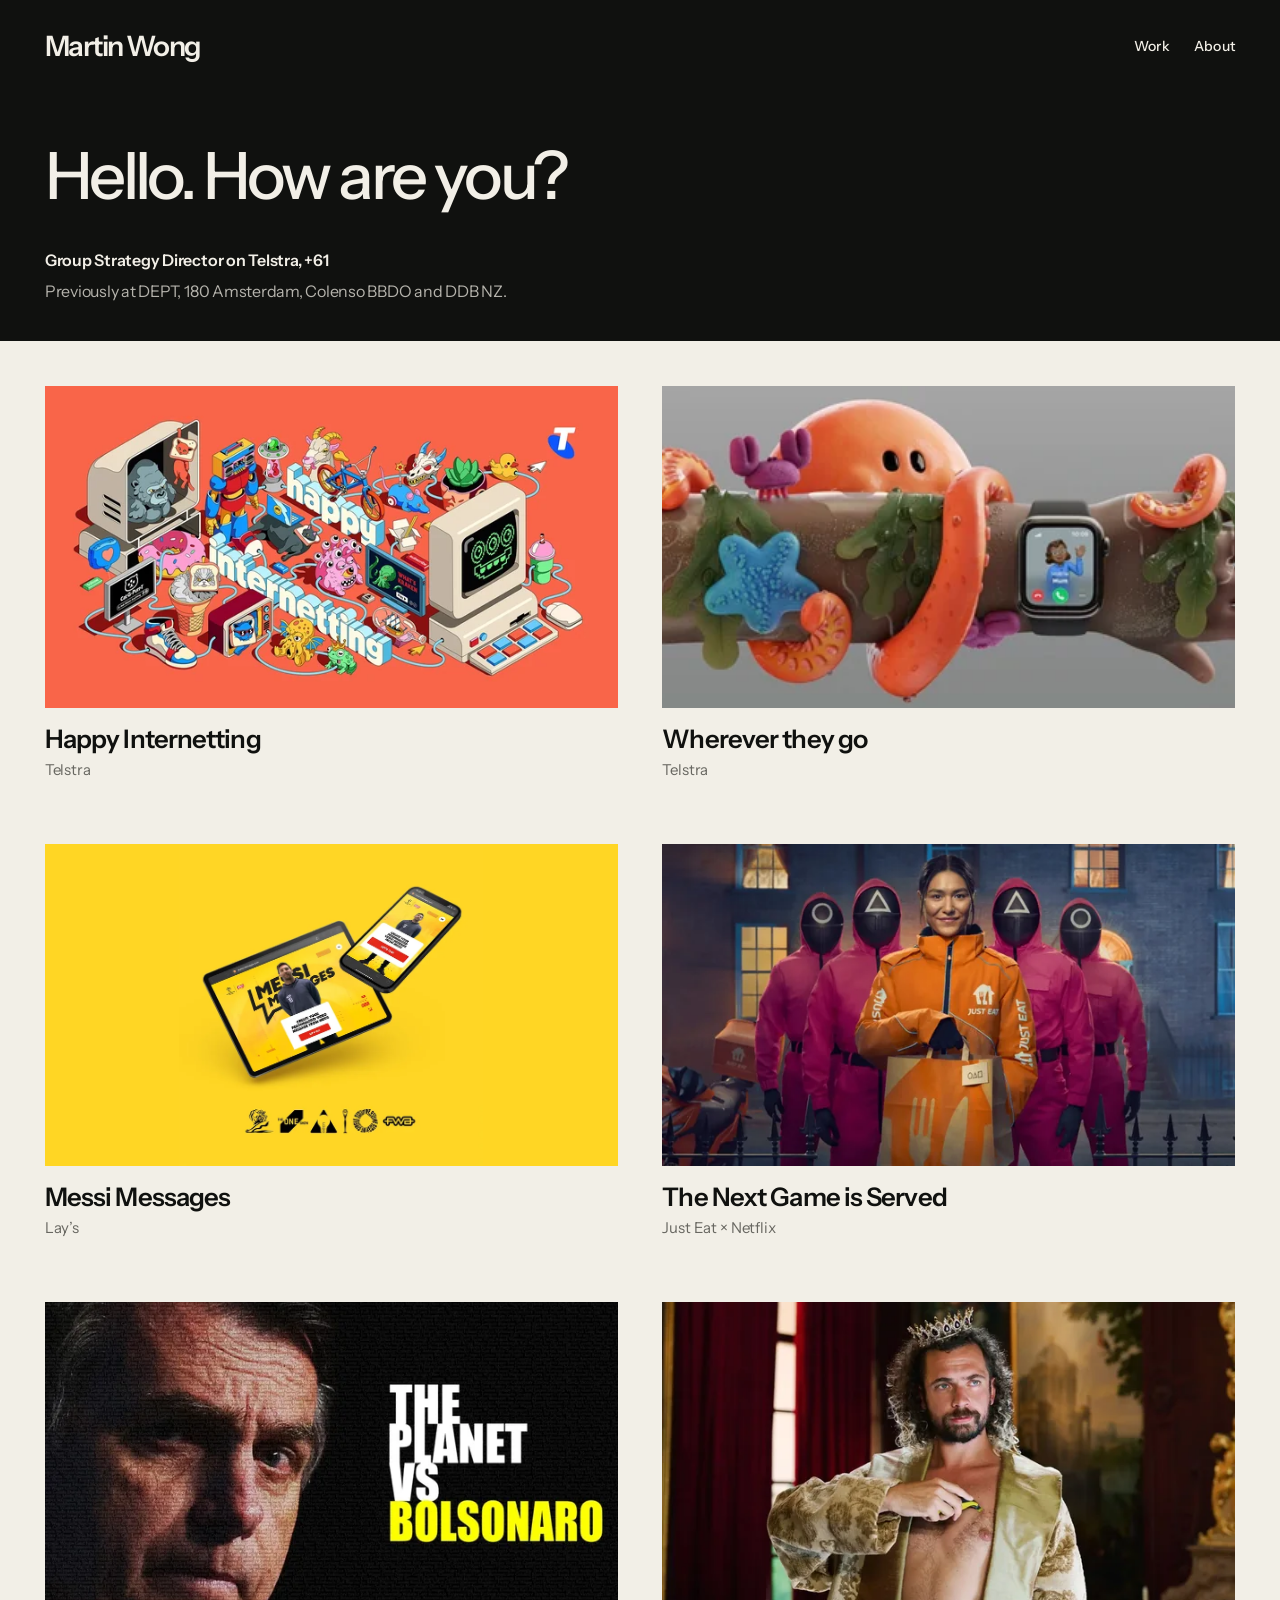
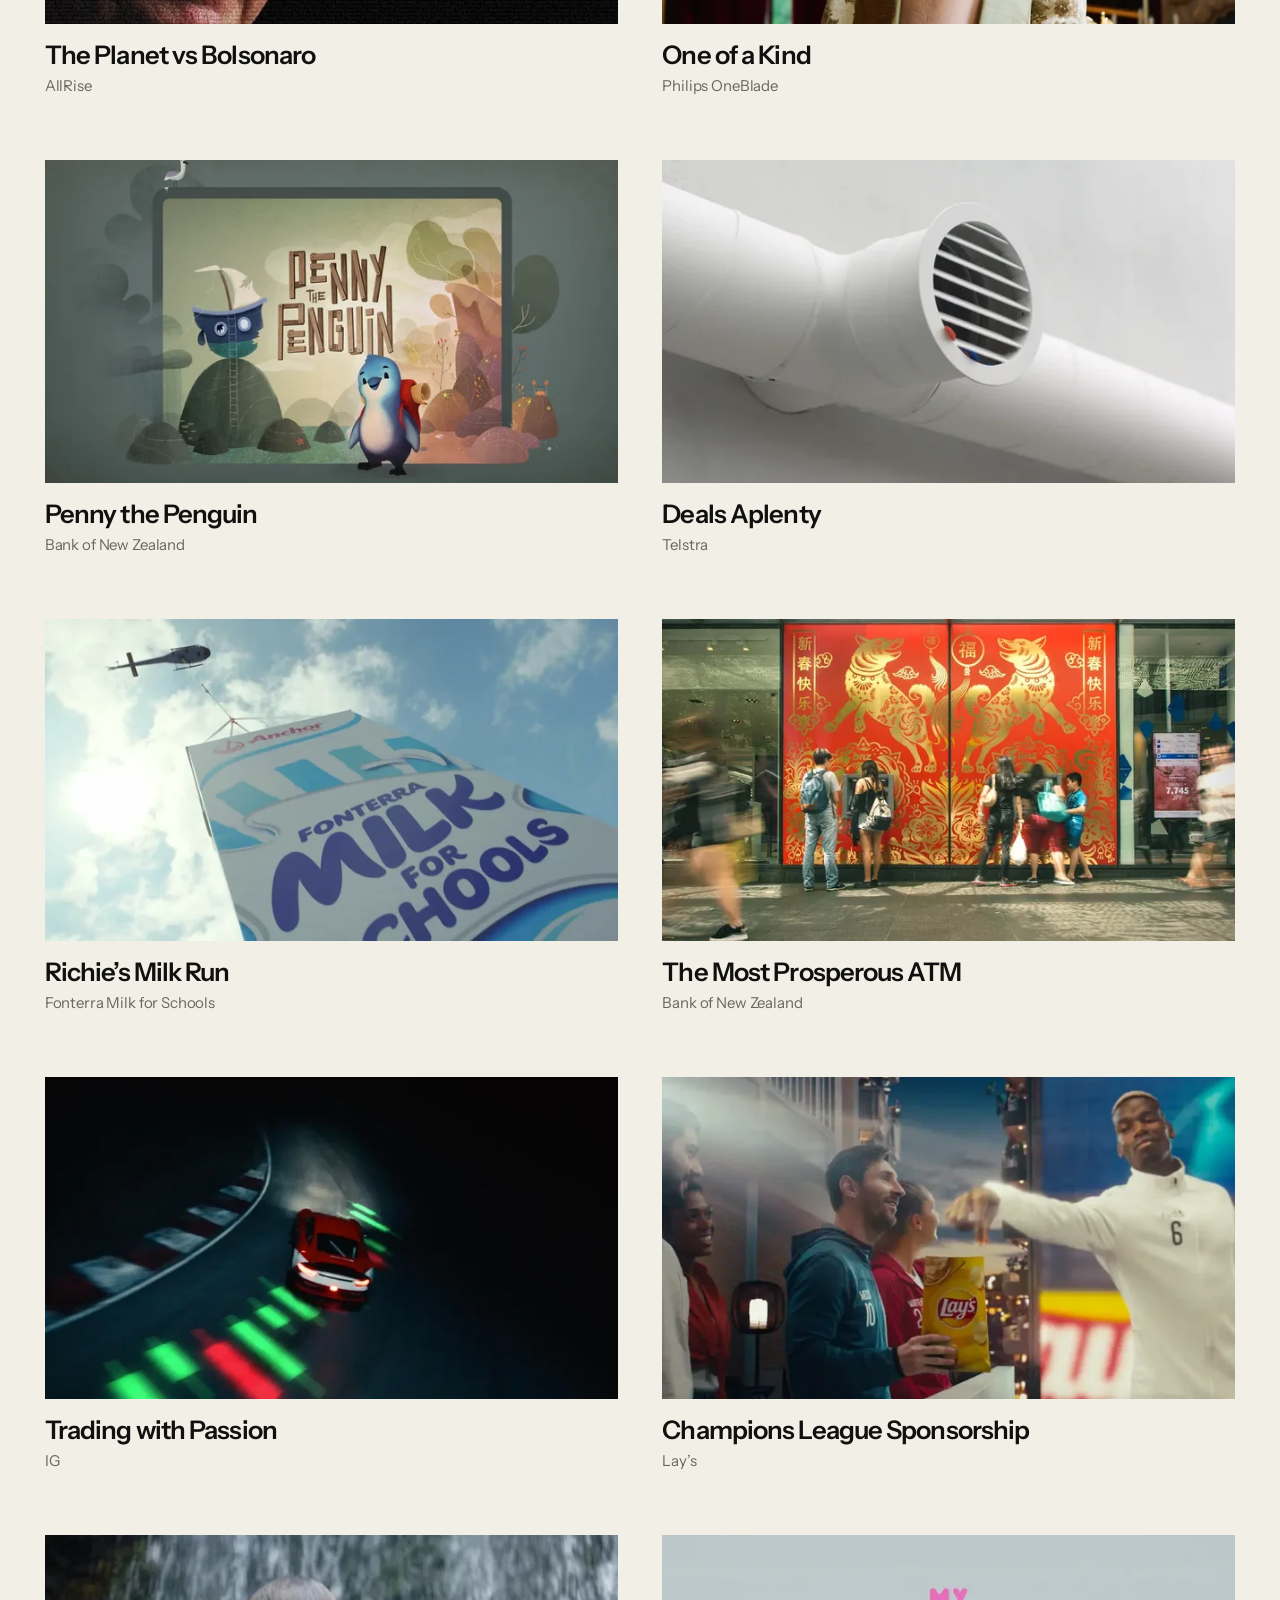
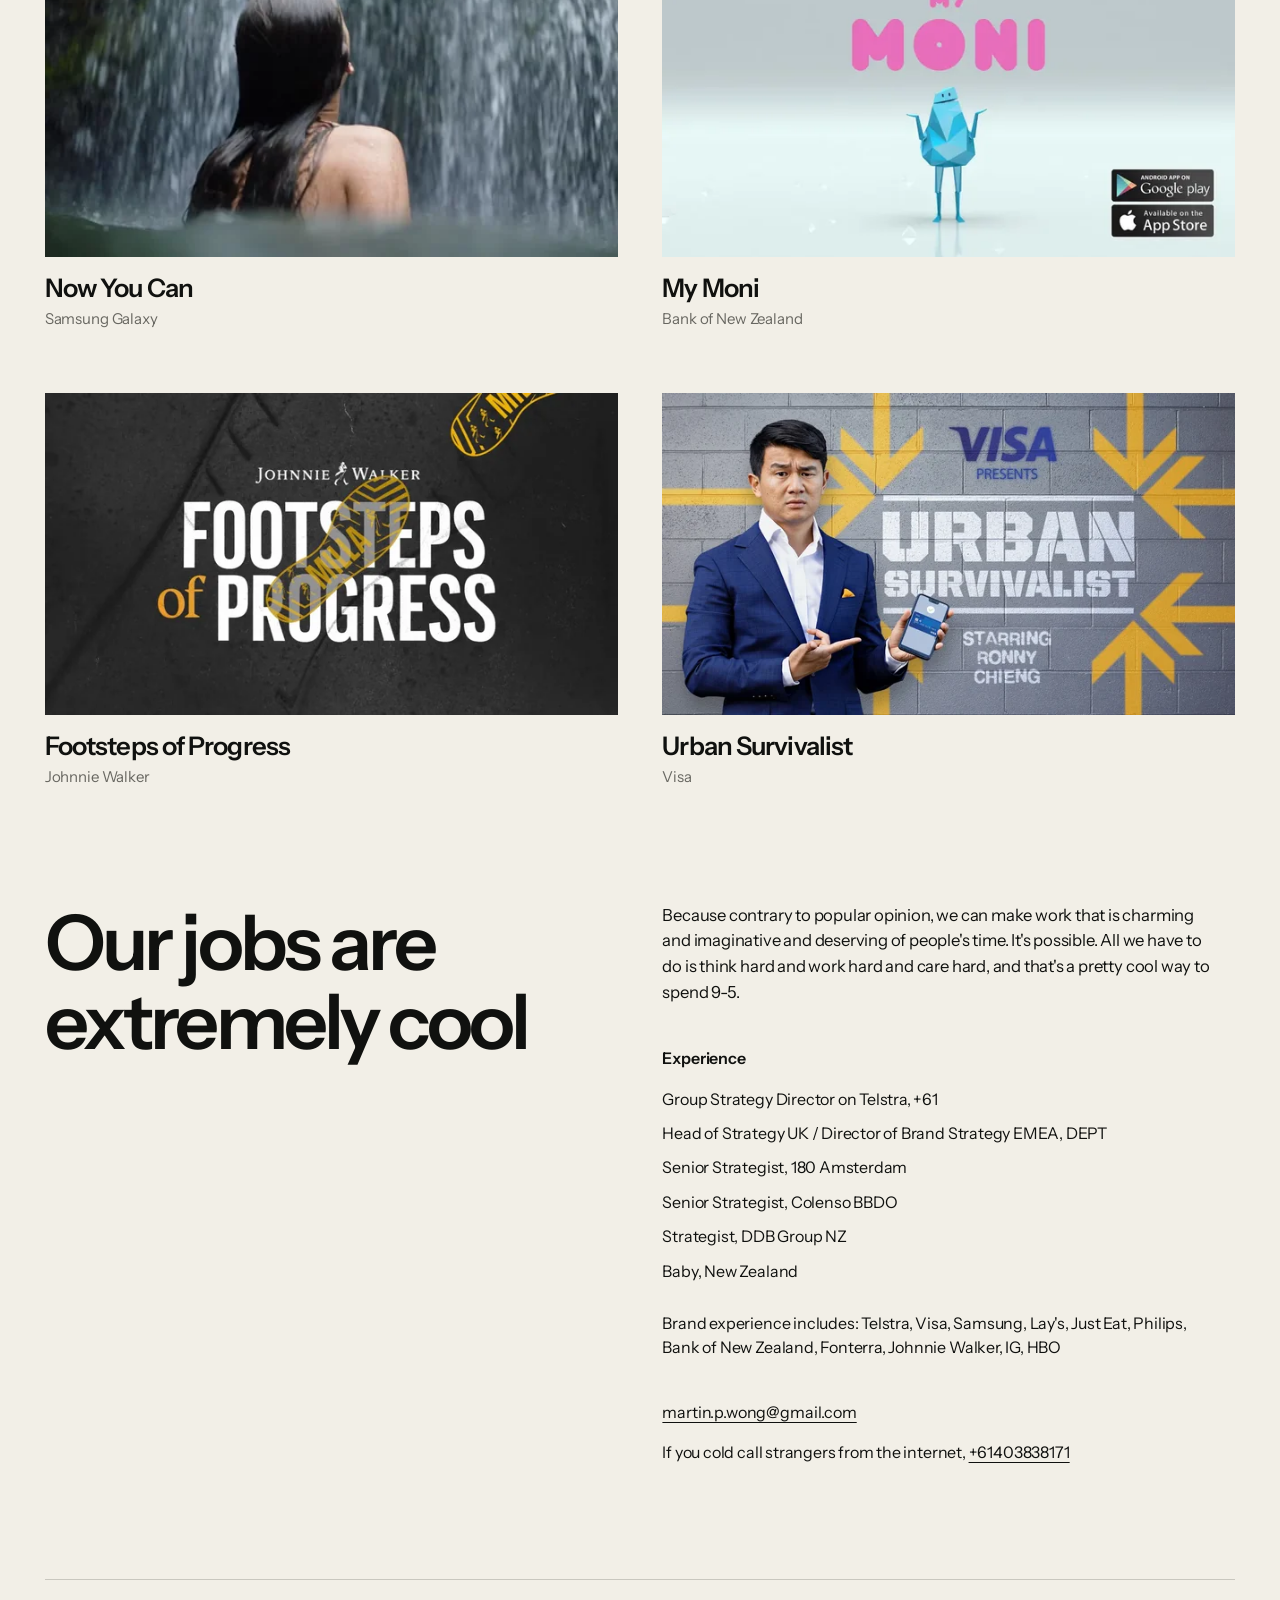
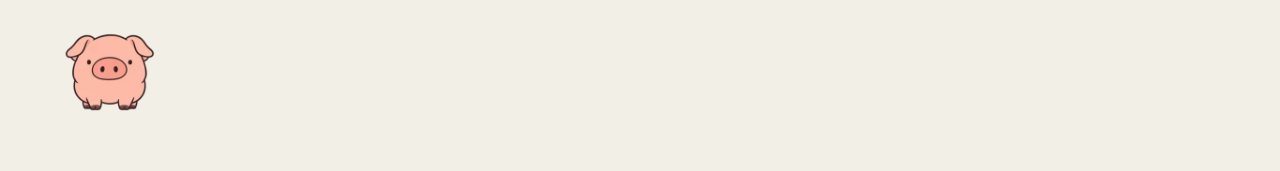
<file: index.html>
<!doctype html><html lang="en"><head><meta charset="utf-8"><meta name="viewport" content="width=device-width,initial-scale=1"><meta name="description" content="Selected work by Martin Wong, Group Strategy Director at +61 Sydney."><title>Martin Wong — Strategy</title><link rel="icon" href="assets/favicon.svg" type="image/svg+xml"><link rel="preconnect" href="https://fonts.googleapis.com"><link rel="preconnect" href="https://fonts.gstatic.com" crossorigin><link href="https://fonts.googleapis.com/css2?family=Instrument+Sans:wght@400;500;600&amp;display=swap" rel="stylesheet"><link rel="stylesheet" href="styles.css"><script src="data.js" defer></script><script src="site.js" defer></script></head>
<body><header class="site-header"><a class="wordmark" href="index.html">Martin Wong</a><nav class="site-nav" aria-label="Primary"><a href="#work">Work</a><a href="#about">About</a></nav></header>
<main><section class="cv-intro" aria-labelledby="intro-title">
  <div class="intro-heading"><h1 class="sr-only" id="intro-title">Martin Wong</h1><p>Hello. How are you?</p></div>
  <div class="career-summary">
    <p class="current-role">Group Strategy Director on Telstra, +61</p>
    <p class="previous-role">Previously at DEPT, 180 Amsterdam, Colenso BBDO and DDB NZ.</p>
  </div>
</section>
<section id="work" aria-label="Selected work"><div class="work-grid" data-project-grid></div></section>
<section class="about" id="about"><h2>Our jobs are extremely cool</h2><div class="about-copy"><p>Because contrary to popular opinion, we can make work that is charming and imaginative and deserving of people's time. It's possible. All we have to do is think hard and work hard and care hard, and that's a pretty cool way to spend 9-5.</p><div class="experience"><h3>Experience</h3><ul><li>Group Strategy Director on Telstra, +61</li><li>Head of Strategy UK / Director of Brand Strategy EMEA, DEPT</li><li>Senior Strategist, 180 Amsterdam</li><li>Senior Strategist, Colenso BBDO</li><li>Strategist, DDB Group NZ</li><li>Baby, New Zealand</li></ul><p class="brand-experience">Brand experience includes: Telstra, Visa, Samsung, Lay's, Just Eat, Philips, Bank of New Zealand, Fonterra, Johnnie Walker, IG, HBO</p></div><div class="contact-details"><a class="text-link" href="mailto:martin.p.wong@gmail.com">martin.p.wong@gmail.com</a><p>If you cold call strangers from the internet, <a class="text-link" href="tel:+61403838171">+61403838171</a></p></div></div></section></main>
<footer class="site-footer"><button class="pig-button" type="button" aria-label="Make the little pig hop"><span class="pig-character"><span class="pig-sprite"><img src="assets/pig-playful.webp" width="512" height="256" loading="lazy" decoding="async" alt=""></span></span></button><span class="pig-note" role="status" aria-live="polite"></span></footer></body></html>
</file>
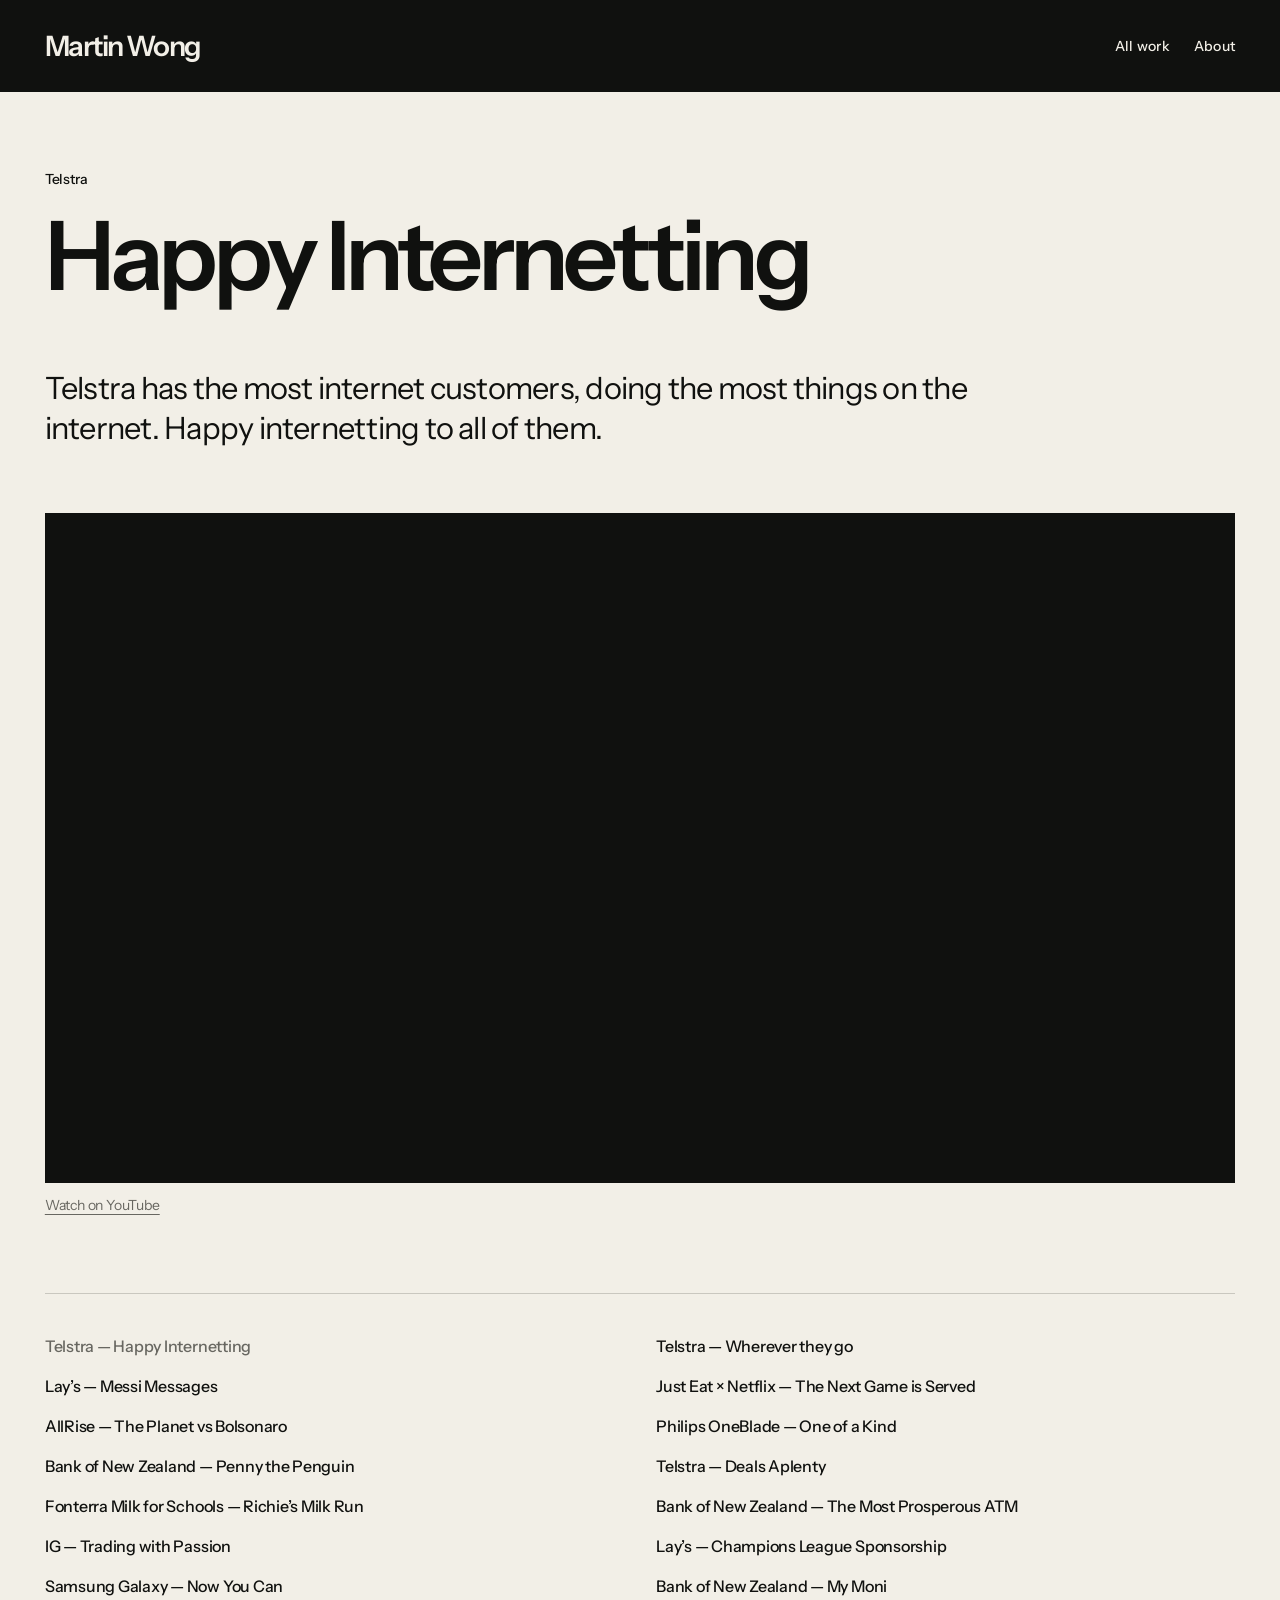
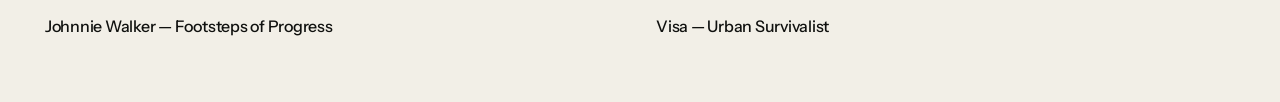
<file: project.html>
<!doctype html><html lang="en"><head><meta charset="utf-8"><meta name="viewport" content="width=device-width,initial-scale=1"><meta name="description" content="Campaign work by Martin Wong, Group Strategy Director."><title>Selected work — Martin Wong</title><link rel="icon" href="assets/favicon.svg" type="image/svg+xml"><link rel="preconnect" href="https://fonts.googleapis.com"><link rel="preconnect" href="https://fonts.gstatic.com" crossorigin><link href="https://fonts.googleapis.com/css2?family=Instrument+Sans:wght@400;500;600&amp;display=swap" rel="stylesheet"><link rel="stylesheet" href="styles.css"><script src="data.js" defer></script><script src="project.js" defer></script></head>
<body class="project-page"><header class="site-header"><a class="wordmark" href="index.html">Martin Wong</a><nav class="site-nav" aria-label="Primary"><a href="index.html#work">All work</a><a href="index.html#about">About</a></nav></header>
<main><section class="project-hero"><div class="brand-line"><span data-project-brand></span></div><h1 data-project-title></h1></section>
<section class="case-lead"><blockquote data-project-statement></blockquote><div class="case-copy"><p data-project-description></p></div></section>
<section class="film-section" data-films aria-label="Campaign films"></section></main><footer class="case-footer"><nav aria-label="All campaigns"><ul class="case-list" data-case-list></ul></nav></footer></body></html>
</file>
<file: styles.css>
:root{--paper:#f2efe7;--ink:#10110f;--muted:#686761;--coral:#ff513c;--line:rgba(16,17,15,.18);--gutter:clamp(1.25rem,3.5vw,4rem);--gap:clamp(1.5rem,3.5vw,4rem);--sans:"Instrument Sans","Helvetica Neue",Arial,sans-serif;--display:var(--sans)}
*{box-sizing:border-box}html{scroll-behavior:smooth}body{margin:0;background:var(--paper);color:var(--ink);font-family:var(--sans);font-size:16px;line-height:1.5;letter-spacing:-.012em}a{color:inherit}img{display:block;max-width:100%}button,a{-webkit-tap-highlight-color:transparent}a:focus-visible,button:focus-visible{outline:2px solid var(--coral);outline-offset:5px}
.sr-only{position:absolute!important;width:1px!important;height:1px!important;padding:0!important;margin:-1px!important;overflow:hidden!important;clip:rect(0,0,0,0)!important;white-space:nowrap!important;border:0!important}
.site-header{display:flex;align-items:center;justify-content:space-between;gap:1.5rem;padding:1.5rem var(--gutter);background:var(--ink);color:var(--paper)}
.wordmark{font-size:clamp(1.55rem,2.2vw,2.05rem);font-weight:600;letter-spacing:-.055em;line-height:1.1;text-decoration:none}
.site-nav{display:flex;gap:1.5rem;flex-shrink:0}.site-nav a{display:inline-flex;align-items:center;min-height:44px;font-size:.875rem;font-weight:500;letter-spacing:.02em;text-decoration:none}
.cv-intro{padding:clamp(2rem,4vw,4rem) var(--gutter) clamp(2rem,3vw,3rem);background:var(--ink);color:var(--paper)}
.intro-heading{margin:0 0 clamp(1.75rem,3vw,3rem)}.intro-heading p{margin:0;max-width:25ch;font-size:clamp(2.25rem,5.1vw,5.6rem);font-weight:500;line-height:1.02;letter-spacing:-.055em;text-wrap:balance}
.career-summary{display:grid;gap:.4rem;max-width:48rem}.career-summary p{margin:0;font-size:1rem;line-height:1.5;letter-spacing:-.015em}.current-role{font-weight:600}.previous-role{color:#b5b3ac}
.work-grid{display:grid;grid-template-columns:repeat(2,minmax(0,1fr));column-gap:var(--gap);row-gap:clamp(3rem,5vw,5rem);padding:clamp(1.5rem,3.5vw,4rem) var(--gutter) 0}
.project-card{display:block;min-width:0;color:var(--ink);text-decoration:none}
.project-visual{position:relative;overflow:hidden;aspect-ratio:16/9;background:#ddd}.project-visual img{width:100%;height:100%;object-fit:cover}
.project-visual.artwork-contained{background:#ffd624}.project-visual.artwork-contained img{object-fit:contain}
.project-meta{padding:1rem 0 0}.project-meta h2{margin:0;font-size:clamp(1.4rem,2vw,2rem);font-weight:600;line-height:1.15;letter-spacing:-.035em;transition:color 180ms ease}.project-meta p{margin:.35rem 0 0;color:var(--muted);font-size:.9375rem;line-height:1.4;letter-spacing:-.01em}
.project-letter{position:absolute;inset:0;display:grid;place-items:center;padding:2rem;font-size:clamp(2rem,5vw,5rem);font-weight:600;line-height:1.05;letter-spacing:-.04em;text-align:center}.project-index{position:absolute;top:1rem;left:1rem;font-size:.875rem}
.palette-ink{background:#10110f;color:#f2efe7}.palette-blue{background:#1d4fff;color:#fff}.palette-milk{background:#f8f5ea;color:#00579e}.palette-yellow{background:#ffd333;color:#10110f}.palette-red,.palette-coral{background:var(--coral)}
.about{display:grid;grid-template-columns:1fr 1fr;gap:var(--gap);padding:clamp(5rem,9vw,9rem) var(--gutter)}.about h2{margin:0;max-width:18ch;font-size:clamp(2.75rem,6vw,6rem);font-weight:600;line-height:1.03;letter-spacing:-.05em;text-wrap:balance}.about-copy{max-width:35rem;font-size:clamp(1rem,1.3vw,1.2rem);line-height:1.55}.about-copy p{margin:0 0 1.3rem}.text-link{display:inline-block;font-size:1rem;letter-spacing:-.01em;text-underline-offset:.25em;overflow-wrap:anywhere}
.experience{margin:2.5rem 0}.experience h3{margin:0 0 1rem;font-size:1rem;font-weight:600;letter-spacing:-.01em}.experience ul{list-style:none;margin:0;padding:0}.experience li{margin:0 0 .65rem;font-size:1rem;line-height:1.5}.contact-details{font-size:1rem;line-height:1.5}.contact-details p{margin:1rem 0 0}
.site-footer{position:relative;min-height:12rem;overflow:hidden;display:flex;align-items:flex-start;justify-content:space-between;gap:1rem;margin:0 var(--gutter);padding:1.75rem 0;border-top:1px solid var(--line);font-size:.875rem;letter-spacing:0}
.pig-button{position:absolute;left:0;top:1.75rem;width:120px;height:120px;border:0;border-radius:50%;padding:0;background:transparent;cursor:pointer;touch-action:manipulation;transform:translateY(100%);transition:transform 850ms cubic-bezier(.22,1,.36,1)}
.site-footer.is-visible .pig-button,.pig-button:focus-visible{transform:translateY(0)}
.pig-button:focus-visible{outline:2px solid var(--coral);outline-offset:3px}
.pig-character,.pig-sprite{display:block;width:100%;height:100%;transform-origin:50% 85%}.pig-sprite{overflow:hidden}
.pig-sprite img{display:block;width:200%;height:100%;max-width:none;transform:translateX(0);pointer-events:none;user-select:none}
.pig-button.is-hopping .pig-character{animation:pig-hop 720ms ease-out both}
.pig-button.is-hopping .pig-sprite img{animation:pig-ears 720ms steps(1,end) both}
.pig-note{position:absolute;left:0;top:10rem;width:120px;text-align:center;font-size:14px;font-weight:400;text-transform:none;letter-spacing:-.02em}
.case-footer{margin:0 var(--gutter);padding:2.5rem 0 4rem;border-top:1px solid var(--line)}.case-list{display:grid;grid-template-columns:repeat(2,minmax(0,1fr));gap:1rem 2rem;list-style:none;margin:0;padding:0}.case-list a{display:inline-block;font-size:1rem;font-weight:500;line-height:1.4;letter-spacing:-.015em;text-decoration:none;text-underline-offset:.25em}.case-list a[aria-current="page"]{color:var(--muted)}.case-list a:hover,.case-list a:focus-visible{text-decoration:underline}@media(max-width:760px){.case-list{grid-template-columns:1fr;gap:1rem}}
@keyframes pig-hop{0%,100%{transform:translateY(0) rotate(0) scale(1)}15%{transform:translateY(3px) scale(1.04,.94)}42%{transform:translateY(-19px) rotate(-4deg) scale(.98,1.03)}65%{transform:translateY(0) rotate(2deg) scale(1.03,.97)}82%{transform:translateY(-3px) rotate(-1deg)}}
@keyframes pig-ears{0%,42%,85%,100%{transform:translateX(0)}18%,62%{transform:translateX(-47.6%)}}
@media(prefers-reduced-motion:reduce){.pig-button{transform:none;transition:none}.pig-button.is-hopping .pig-character,.pig-button.is-hopping .pig-sprite img{animation:none}}

.project-page{min-height:100vh}.project-hero{padding:clamp(3rem,6vw,6rem) var(--gutter) 0}.project-hero .brand-line{display:flex;justify-content:space-between;gap:1rem;font-size:.875rem;font-weight:500}.project-hero h1{margin:1.1rem 0 0;max-width:16ch;font-weight:600;font-size:clamp(2.75rem,7.5vw,8rem);line-height:1.02;letter-spacing:-.055em;text-wrap:balance;overflow-wrap:break-word}
.case-lead{display:grid;grid-template-columns:1fr 1fr;gap:var(--gap);padding:clamp(2.5rem,5vw,5rem) var(--gutter)}.case-lead blockquote{margin:0;max-width:22ch;font-size:clamp(1.8rem,3.1vw,3rem);font-weight:500;line-height:1.12;letter-spacing:-.04em}.case-lead.is-concise{grid-template-columns:1fr}.case-copy{max-width:38rem;align-self:start;font-size:clamp(1rem,1.3vw,1.2rem);line-height:1.55}.case-copy p{margin:0}
.film-section{padding:0 var(--gutter) clamp(3rem,6vw,6rem)}.film-block+.film-block{margin-top:2.5rem}.film-frame{position:relative;aspect-ratio:16/9;overflow:hidden;display:grid;place-items:center;background:var(--ink);color:#fff;text-decoration:none}.film-frame img{position:absolute;inset:0;width:100%;height:100%;object-fit:contain}.film-placeholder{position:relative;z-index:1;padding:.7rem 1rem;background:rgba(16,17,15,.8);font-size:.875rem;font-weight:500;line-height:1.4}.film-label{padding:.75rem 0 0;font-size:.875rem;color:var(--muted)}
.next-project{display:flex;flex-direction:column;align-items:flex-start;gap:.65rem;margin:0 var(--gutter);padding:2rem 0 3rem;border-top:1px solid var(--line);text-decoration:none}.next-project span{font-size:.875rem;color:var(--muted)}.next-project strong{font-size:clamp(1.6rem,3vw,3rem);font-weight:600;line-height:1.15;letter-spacing:-.04em}
@media(hover:hover) and (pointer:fine){.project-card:hover .project-meta h2{color:var(--muted)}.site-nav a:hover,.next-project:hover strong{opacity:.75}}
@media(max-width:760px){.site-header{padding-top:1rem;padding-bottom:1rem;gap:1rem}.site-nav{gap:1rem}.cv-intro{padding-top:1.75rem}.intro-heading p{font-size:clamp(2.1rem,9.3vw,3.6rem);letter-spacing:-.045em;max-width:none}.career-summary p{font-size:.9375rem}.work-grid{grid-template-columns:1fr;row-gap:2.75rem}.project-visual{aspect-ratio:16/9}.project-meta{padding-top:.8rem}.project-meta h2{font-size:1.5rem}.about,.case-lead{grid-template-columns:1fr;gap:1.75rem}.about{padding-top:5rem;padding-bottom:4rem}.site-footer{min-height:14rem;flex-wrap:wrap;align-content:flex-start}}
@media(max-width:360px){.site-header{flex-wrap:wrap}.site-nav{gap:1.25rem}.project-hero h1{font-size:2.6rem}}
@media(prefers-reduced-motion:reduce){html{scroll-behavior:auto}*,*:before,*:after{animation-duration:.01ms!important;transition-duration:.01ms!important}}
.about-copy .brand-experience{margin:1.75rem 0 0;font-size:1rem;line-height:1.55}
.case-lead.has-final-copy .case-copy{max-width:58rem;font-size:clamp(1.35rem,2.4vw,2.3rem);line-height:1.3;letter-spacing:-.025em}.film-play{width:100%;border:0;padding:0;cursor:pointer;font-family:inherit}.film-frame iframe{position:absolute;inset:0;width:100%;height:100%;border:0}.film-label a{text-underline-offset:.25em}.case-gallery{display:grid;gap:clamp(1.5rem,3vw,3rem);margin-top:clamp(2.5rem,5vw,5rem)}.case-gallery figure{margin:0}.case-gallery img,.case-gallery video{display:block;width:100%;height:auto}.case-gallery figure:last-child,.case-gallery figure.is-narrow{max-width:24rem;justify-self:center;width:100%}
.case-still{width:100%;height:auto}
.campaign-gallery{grid-template-columns:repeat(2,minmax(0,1fr));align-items:start}.campaign-gallery figure:nth-child(n+3){grid-column:1/-1}.campaign-gallery figure:last-child{max-width:none;justify-self:stretch}@media(max-width:760px){.campaign-gallery{grid-template-columns:1fr}}
.storybook-gallery figure:last-child{max-width:32.5rem}
.full-gallery figure:last-child{max-width:none;justify-self:stretch}
.execution+.execution{margin-top:clamp(4rem,8vw,8rem);padding-top:clamp(2rem,4vw,4rem);border-top:1px solid var(--line)}.execution-copy{max-width:52rem;margin:0 0 clamp(1.5rem,3vw,3rem);font-size:clamp(1.2rem,2vw,1.8rem);line-height:1.35;letter-spacing:-.025em}.execution-gallery{display:grid;grid-template-columns:repeat(2,minmax(0,1fr));gap:var(--gap);margin-top:clamp(2rem,4vw,4rem);align-items:start}.execution-gallery img{width:100%;height:auto}.execution-gallery img:last-child{grid-column:1/-1;max-width:37.5rem;justify-self:center}@media(max-width:760px){.execution-gallery{grid-template-columns:1fr}}
.film-frame.is-portrait{aspect-ratio:9/16;max-width:26rem;margin-inline:auto}
.execution-gallery video{display:block;width:100%;height:auto}.execution-gallery video:last-child{grid-column:1/-1;max-width:37.5rem;justify-self:center}
</file>
